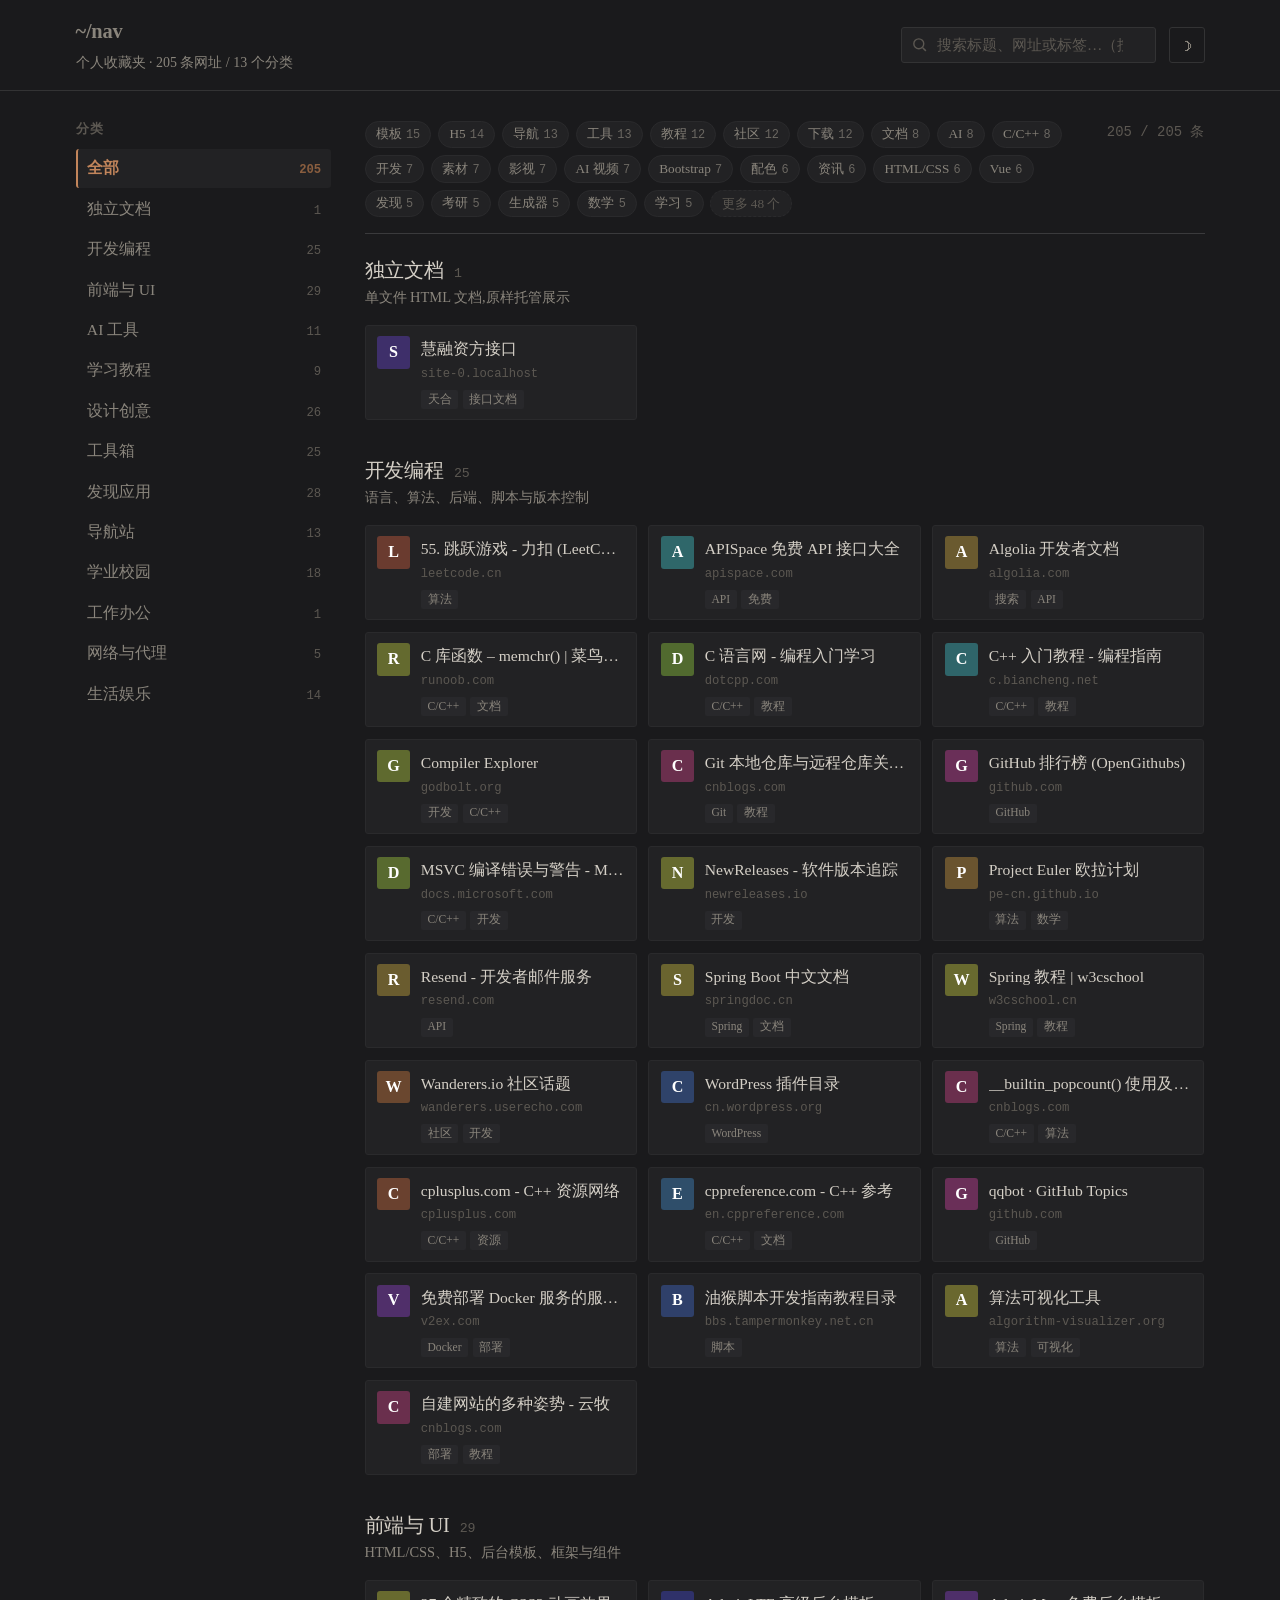
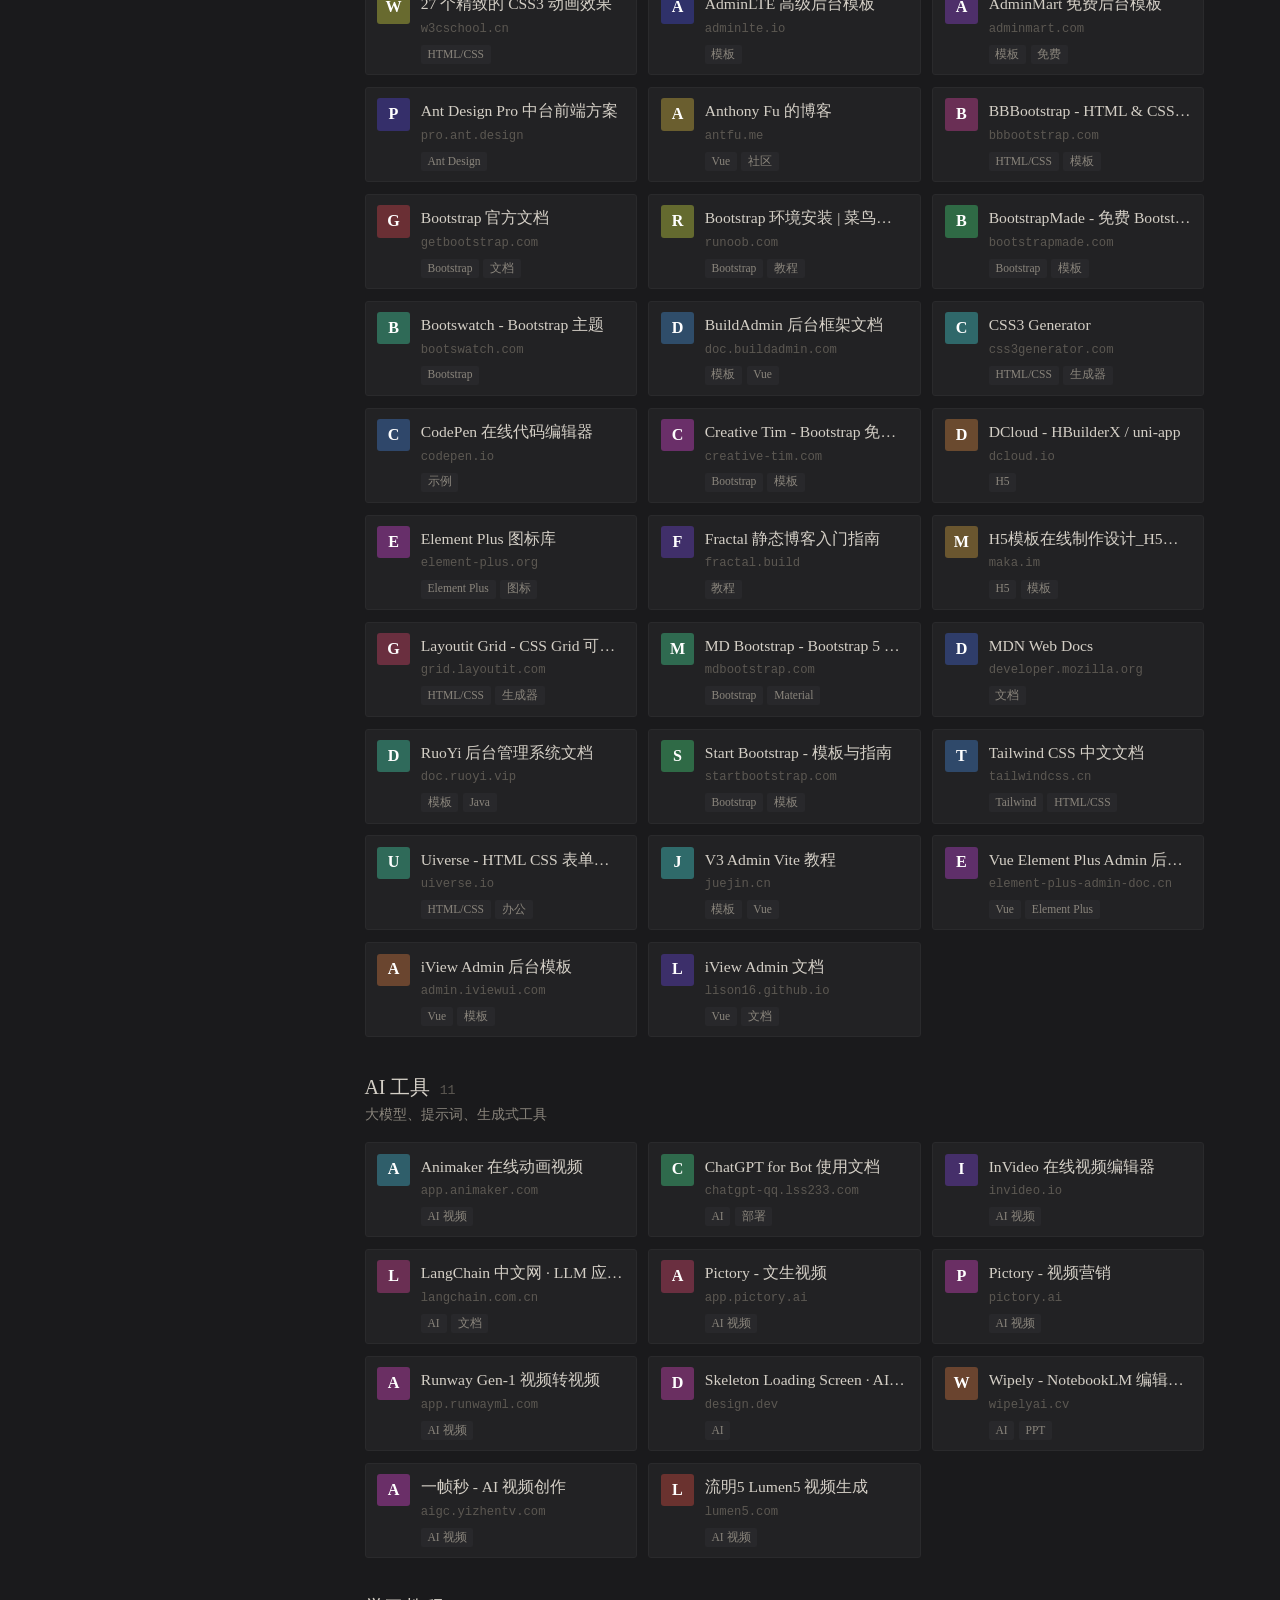
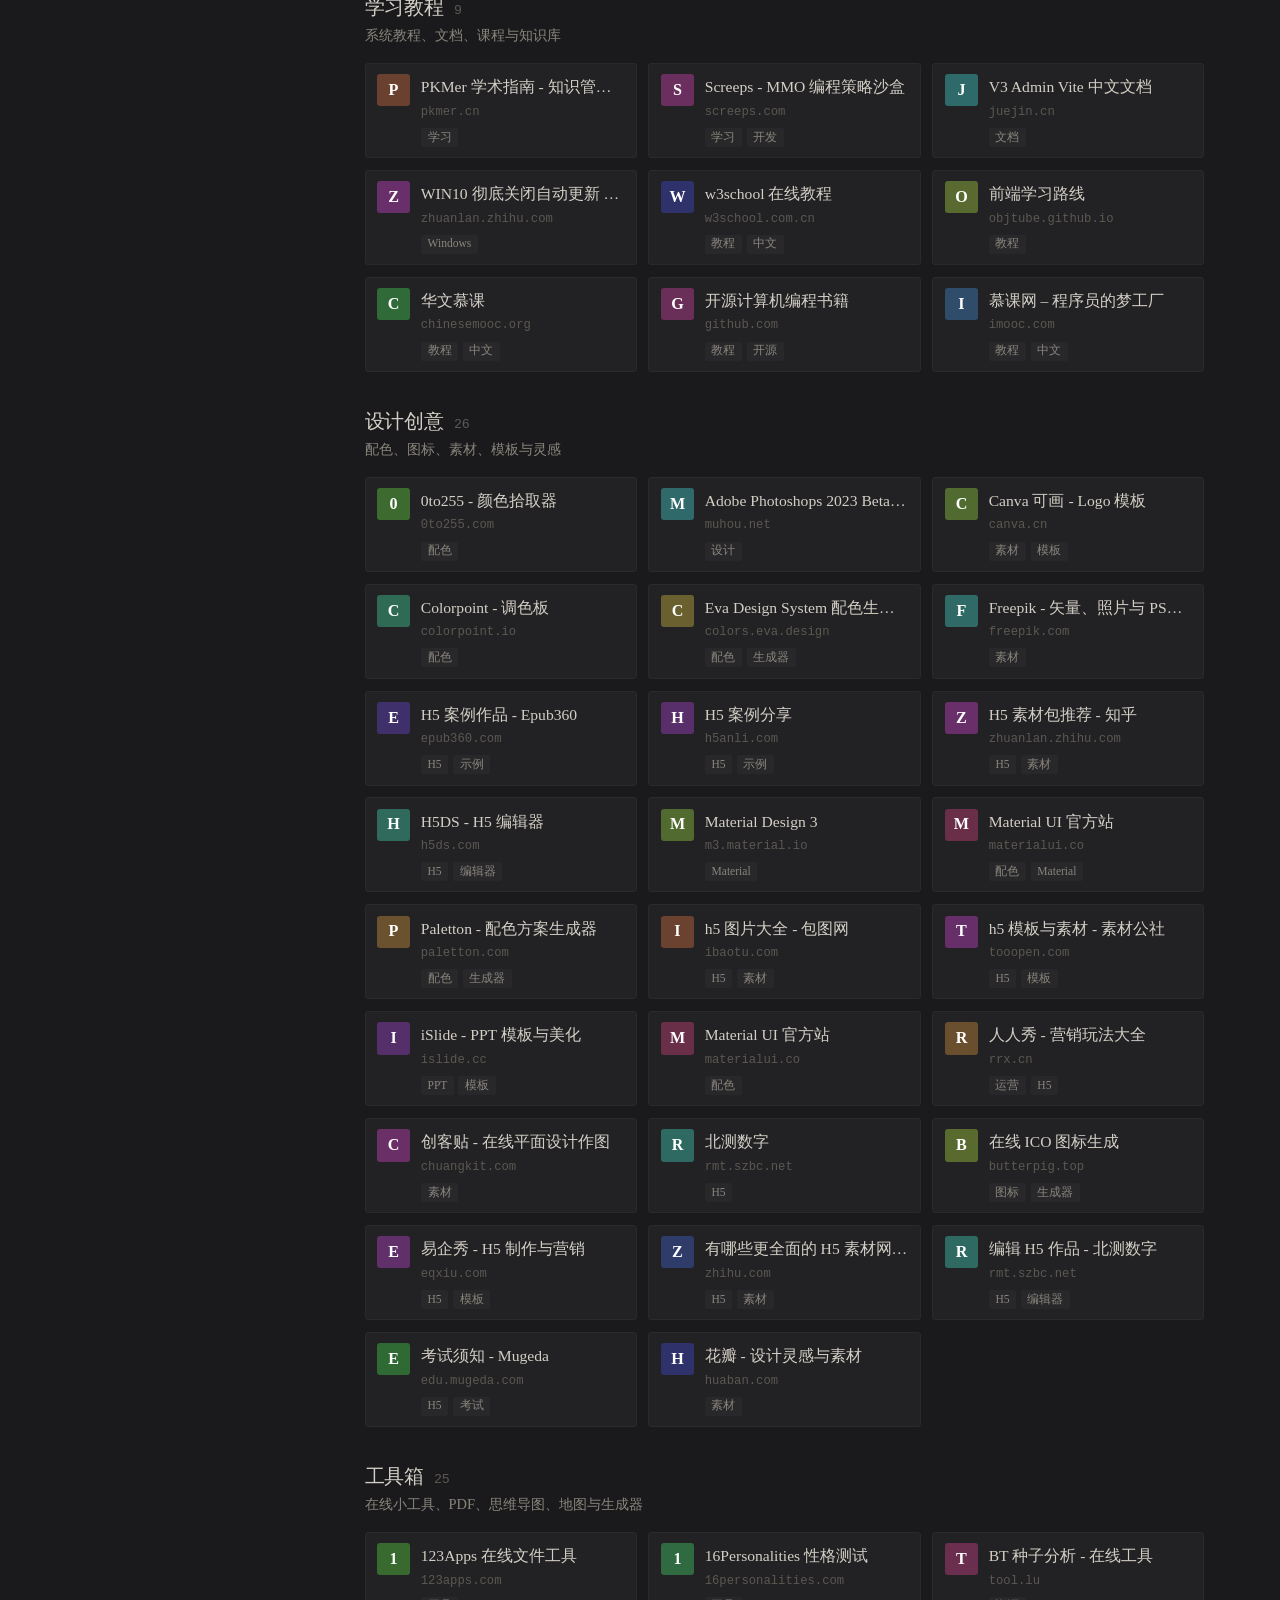
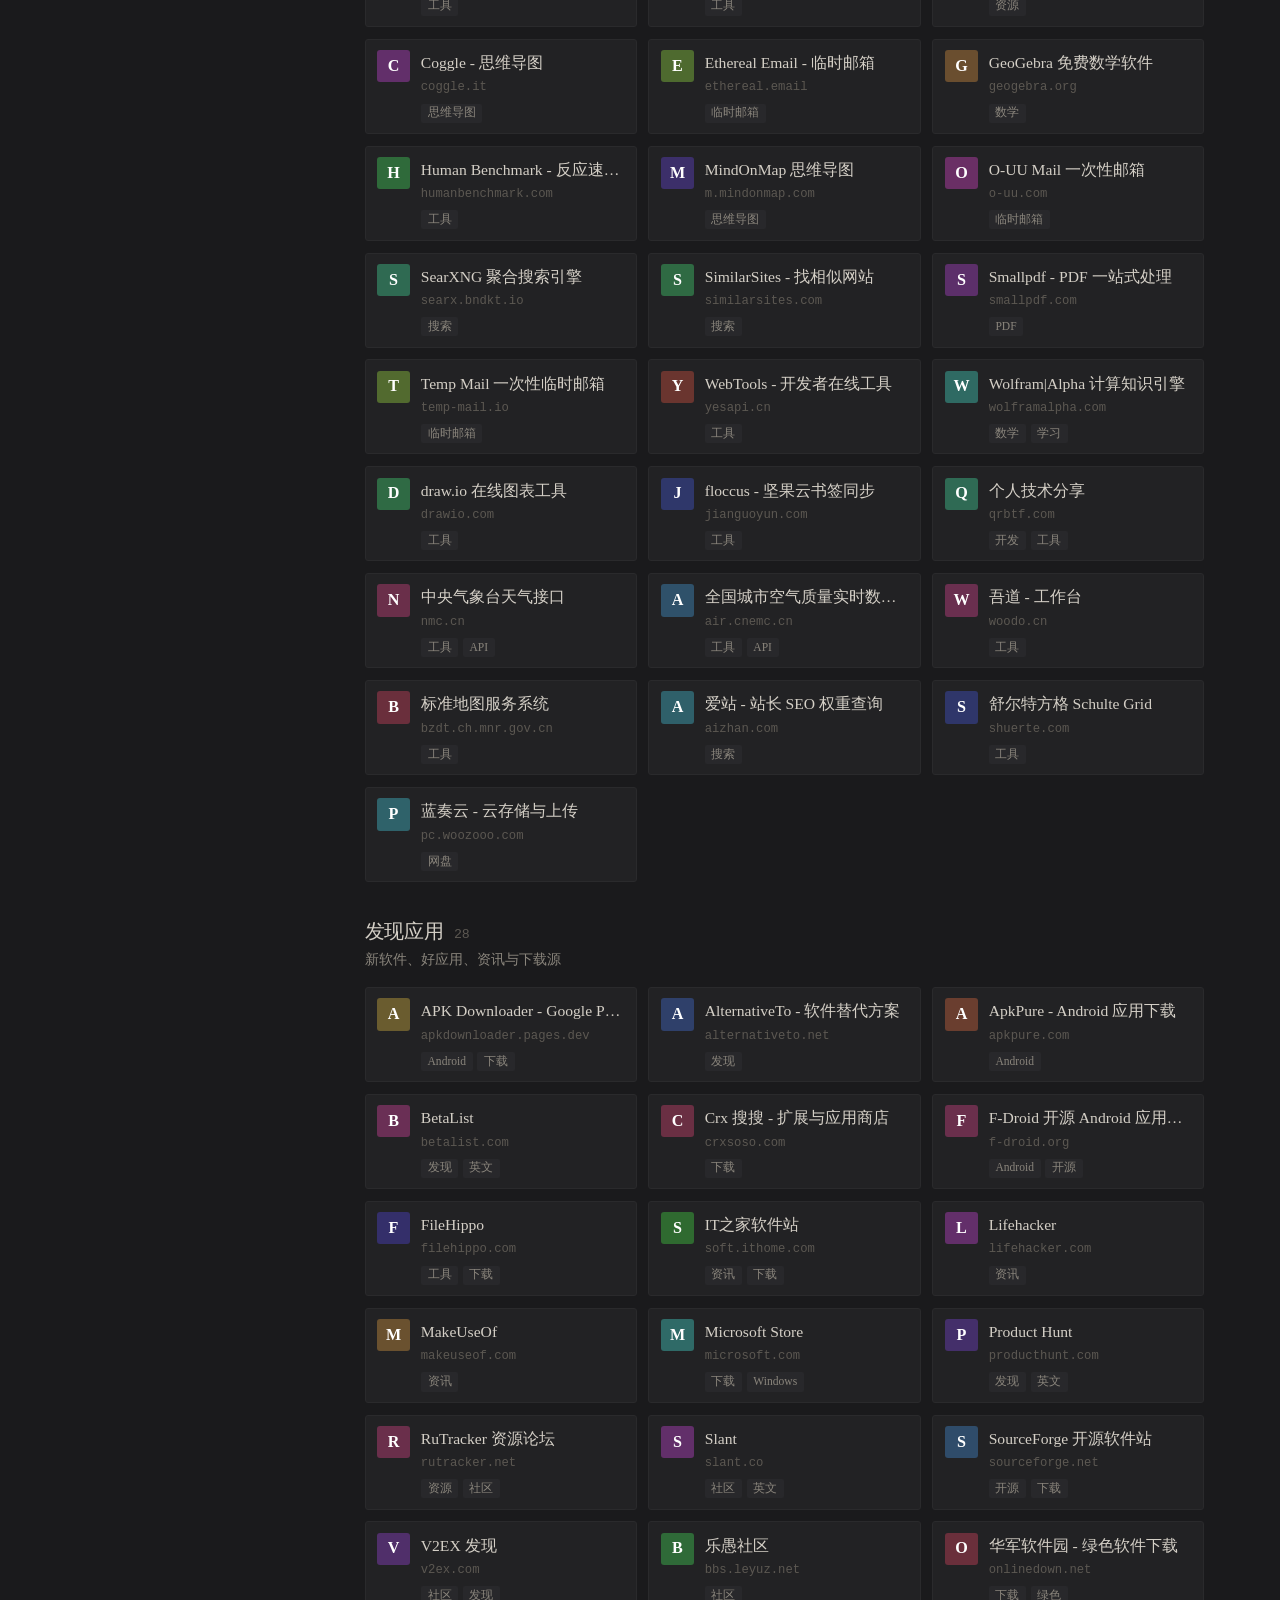
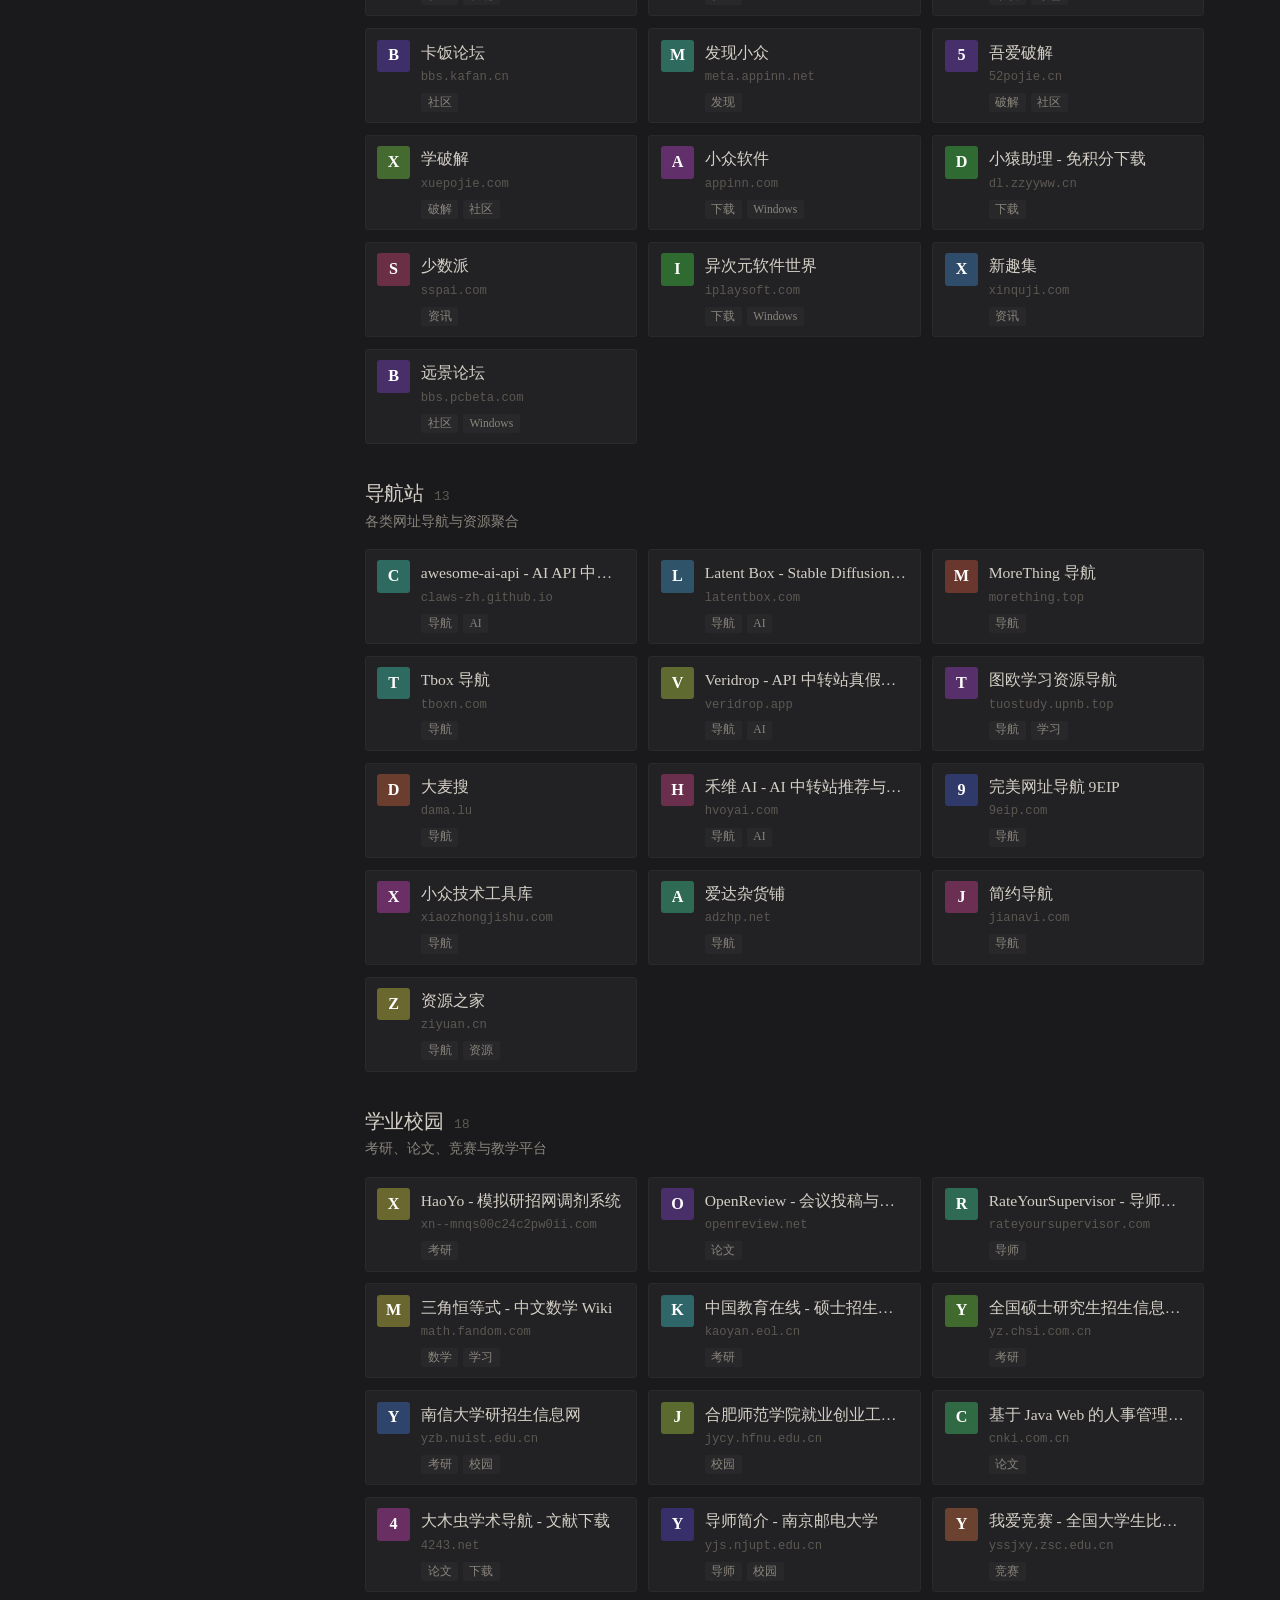
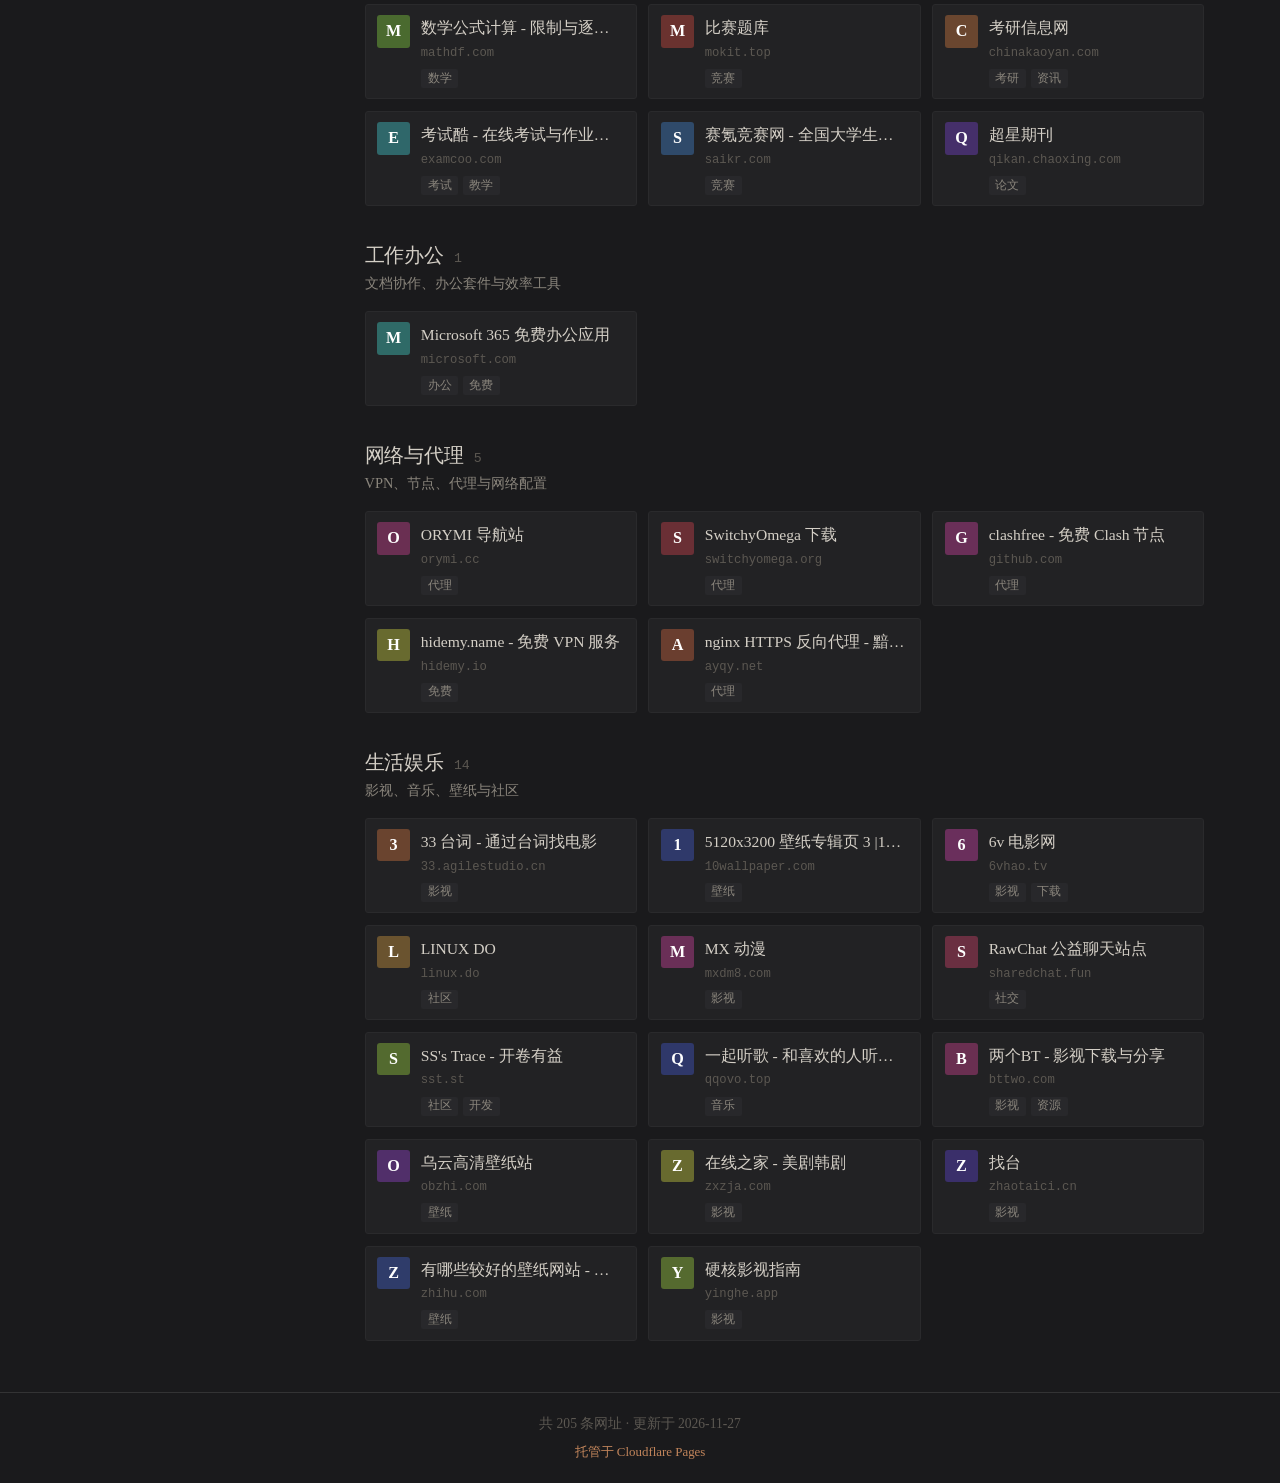
<file: index.html>
<!DOCTYPE html>
<html lang="zh-CN" data-theme="dark">
<head>
  <meta charset="UTF-8">
  <meta name="viewport" content="width=device-width, initial-scale=1">
  <title>网址导航</title>
  <meta name="description" content="个人收藏夹整理而成的静态网址导航，数据与页面分离，可直接编辑 data/sites.js 维护。">
  <link rel="icon" href="data:image/svg+xml,%3Csvg xmlns='http://www.w3.org/2000/svg' viewBox='0 0 32 32'%3E%3Crect width='32' height='32' rx='6' fill='%23c2855b'/%3E%3Ctext x='16' y='23' font-size='19' font-family='serif' text-anchor='middle' fill='%23fff'%3E%E2%86%92%3C/text%3E%3C/svg%3E">
  <link rel="preload" href="assets/style.css" as="style">
  <script>
  (function(){try{var t=localStorage.getItem('theme');if(t)document.documentElement.setAttribute('data-theme',t);}catch(e){}})();
  </script>
  <link rel="stylesheet" href="assets/style.css">
</head>
<body>
  <a href="#main" class="skip-link">跳到主要内容</a>

  <header class="site-header">
    <div class="header-inner">
      <div class="brand">
        <span class="site-title">
          <a href="/" class="crumb-base">~/nav</a>
        </span>
        <p class="site-subtitle" id="subtitle">加载中…</p>
      </div>

      <div class="header-actions">
        <div class="search-box">
          <svg class="search-icon" viewBox="0 0 24 24" fill="none" stroke="currentColor" stroke-width="2" aria-hidden="true">
            <circle cx="11" cy="11" r="7"></circle>
            <line x1="16.5" y1="16.5" x2="21" y2="21"></line>
          </svg>
          <input id="search" type="search" placeholder="搜索标题、网址或标签…（按 / 聚焦）"
                 autocomplete="off" spellcheck="false" aria-label="搜索网址">
          <button id="clearSearch" class="clear-btn" type="button" aria-label="清空搜索" hidden>×</button>
        </div>
        <button id="themeToggle" class="theme-toggle" type="button" aria-label="切换明暗主题" title="切换明暗主题">&#9789;</button>
      </div>
    </div>
  </header>

  <div class="layout">
    <aside class="sidebar" id="sidebar">
      <nav class="cat-nav" aria-label="分类导航">
        <h2 class="sidebar-title">分类</h2>
        <ul class="cat-list" id="catList"></ul>
      </nav>
    </aside>

    <main id="main" class="main">
      <div class="toolbar">
        <div class="tag-bar" id="tagBar" aria-label="标签筛选"></div>
        <p class="result-count" id="resultCount" aria-live="polite"></p>
      </div>
      <div id="content" class="content"></div>
      <p class="empty-state" id="emptyState" hidden>没有匹配的网址，换个关键词试试。</p>
    </main>
  </div>

  <footer class="site-footer">
    <p>共 <span id="totalCount">0</span> 条网址 ·
       更新于 <span id="updatedAt">—</span></p>
    <p class="footer-credit">
      <a href="https://www.cloudflare-cn.com/developer-platform/products/pages/" target="_blank" rel="noopener noreferrer">托管于 Cloudflare Pages</a>
    </p>
  </footer>

  <script src="data/sites.js"></script>
  <script src="assets/app.js"></script>
</body>
</html>
</file>
<file: assets/style.css>
/* ============================================================
   网址导航 — 样式表
   风格沿用博客主题 latex-minimal：衬线宋体、暖纸色、细边框
   ============================================================ */

:root {
  --font-serif: "Cambria", "Palatino Linotype", "Palatino", "Times New Roman", "STSongti-SC", "Songti SC", "SimSun", "宋体", serif;
  --font-mono: "Consolas", "Menlo", "Monaco", "Courier New", monospace;
  --radius: 3px;
  --gap: 1.25rem;
  --transition: 180ms ease;
  --sidebar-w: 15rem;
}

[data-theme="dark"] {
  --bg:            #1a1a1c;
  --bg-surface:    #222224;
  --bg-code:       #28282b;
  --bg-hover:      #2a2a2d;
  --text:          #d4cfc6;
  --text-muted:    #8a857c;
  --text-faint:    #5c5852;
  --border:        #333334;
  --border-light:  #2a2a2c;
  --accent:        #c2855b;
  --accent-dim:    #8a5e3f;
  --rule:          #3a3a3c;
  --selection-bg:  #3d3326;
  --selection-text:#e0d8c8;
  --shadow:        rgba(0, 0, 0, .35);
}

[data-theme="light"] {
  --bg:            #fdfcf8;
  --bg-surface:    #f6f3ed;
  --bg-code:       #f0ede6;
  --bg-hover:      #efeae1;
  --text:          #2d2c28;
  --text-muted:    #6b6760;
  --text-faint:    #a09b92;
  --border:        #ddd8cf;
  --border-light:  #ebe6db;
  --accent:        #a0522d;
  --accent-dim:    #c2855b;
  --rule:          #d5d0c7;
  --selection-bg:  #e8dcc8;
  --selection-text:#2d2c28;
  --shadow:        rgba(60, 50, 35, .10);
}

*, *::before, *::after { box-sizing: border-box; margin: 0; padding: 0; }

html { font-size: 17px; -webkit-font-smoothing: antialiased; -moz-osx-font-smoothing: grayscale; scroll-behavior: smooth; }

body {
  font-family: var(--font-serif);
  background: var(--bg);
  color: var(--text);
  line-height: 1.65;
  min-height: 100vh;
  transition: background var(--transition), color var(--transition);
  display: flex;
  flex-direction: column;
}

::selection { background: var(--selection-bg); color: var(--selection-text); }

h1, h2, h3 { font-weight: 500; line-height: 1.25; color: var(--text); }

a { color: var(--accent); text-decoration: none; transition: color var(--transition); }
a:hover { color: var(--accent-dim); }

code { font-family: var(--font-mono); font-size: .85em; background: var(--bg-code); padding: .15em .4em; border-radius: var(--radius); }

:focus-visible { outline: 2px solid var(--accent); outline-offset: 2px; border-radius: 2px; }

.skip-link {
  position: absolute; top: -100%; left: 1rem; z-index: 1000;
  background: var(--accent); color: #fff; padding: .5rem 1rem; border-radius: var(--radius);
}
.skip-link:focus { top: .5rem; }

/* ---------------- Header ---------------- */
.site-header {
  border-bottom: 1px solid var(--border);
  position: sticky; top: 0; z-index: 100;
  background: var(--bg);
  backdrop-filter: blur(8px);
}
.header-inner {
  max-width: 1180px; margin: 0 auto; padding: .9rem 1.5rem;
  display: flex; align-items: center; justify-content: space-between; gap: 1.25rem;
}
.brand { min-width: 0; }
.site-title { font-size: 1.2rem; font-weight: 600; color: var(--text-muted); letter-spacing: -.01em; }
.crumb-base { color: var(--text-muted); }
.crumb-base:hover { color: var(--accent); }
.crumb-sep { color: var(--text-faint); padding: 0 .15em; }
.crumb-current { color: var(--accent); }
.site-subtitle { font-size: .82rem; color: var(--text-muted); margin-top: .15rem; }

.header-actions { display: flex; align-items: center; gap: .75rem; }

.search-box {
  position: relative; display: flex; align-items: center;
  background: var(--bg-surface); border: 1px solid var(--border);
  border-radius: var(--radius); padding: 0 .55rem; min-width: 15rem;
  transition: border-color var(--transition);
}
.search-box:focus-within { border-color: var(--accent); }
.search-icon { width: 1rem; height: 1rem; color: var(--text-faint); flex: none; }
.search-box input {
  font-family: inherit; font-size: .9rem; color: var(--text);
  background: none; border: none; outline: none; padding: .45rem .5rem; width: 100%;
}
.search-box input::placeholder { color: var(--text-faint); }
.clear-btn {
  border: none; background: none; color: var(--text-faint); cursor: pointer;
  font-size: 1.1rem; line-height: 1; padding: 0 .15rem;
}
.clear-btn:hover { color: var(--accent); }

.theme-toggle {
  background: none; border: 1px solid var(--border); color: var(--text-muted);
  border-radius: var(--radius); width: 2.1rem; height: 2.1rem; cursor: pointer;
  font-size: .95rem; line-height: 1; flex: none;
  transition: color var(--transition), border-color var(--transition);
}
.theme-toggle:hover { color: var(--accent); border-color: var(--accent-dim); }

/* ---------------- Layout ---------------- */
.layout {
  max-width: 1180px; width: 100%; margin: 0 auto; padding: 1.75rem 1.5rem 3rem;
  display: grid; grid-template-columns: var(--sidebar-w) minmax(0, 1fr); gap: 2rem;
  flex: 1;
}

/* ---------------- Sidebar ---------------- */
.sidebar { position: sticky; top: 5.2rem; align-self: start; max-height: calc(100vh - 6.5rem); overflow-y: auto; }
.sidebar-title {
  font-size: .78rem; text-transform: uppercase; letter-spacing: .12em;
  color: var(--text-faint); margin-bottom: .7rem; font-weight: 600;
}
.cat-list { list-style: none; }
.cat-item + .cat-item { margin-top: .1rem; }
.cat-link {
  display: flex; align-items: baseline; justify-content: space-between; gap: .5rem;
  padding: .38rem .55rem; border-radius: var(--radius);
  color: var(--text-muted); font-size: .92rem;
  border-left: 2px solid transparent;
  transition: background var(--transition), color var(--transition);
}
.cat-link:hover { background: var(--bg-surface); color: var(--text); }
.cat-link.is-active {
  color: var(--accent); background: var(--bg-surface);
  border-left-color: var(--accent); font-weight: 600;
}
.cat-count { font-family: var(--font-mono); font-size: .72rem; color: var(--text-faint); }
.cat-link.is-active .cat-count { color: var(--accent-dim); }

/* ---------------- Toolbar ---------------- */
.toolbar {
  display: flex; align-items: flex-start; justify-content: space-between;
  gap: 1rem; flex-wrap: wrap; margin-bottom: 1.4rem;
  padding-bottom: .9rem; border-bottom: 1px solid var(--rule);
}
.tag-bar { display: flex; flex-wrap: wrap; gap: .4rem; flex: 1; min-width: 0; }
.tag-chip {
  font-family: inherit; font-size: .78rem; line-height: 1;
  padding: .32rem .6rem; border-radius: 999px; cursor: pointer;
  background: var(--bg-surface); border: 1px solid var(--border-light); color: var(--text-muted);
  transition: all var(--transition);
}
.tag-chip:hover { color: var(--text); border-color: var(--accent-dim); }
.tag-chip.is-active { background: var(--accent); border-color: var(--accent); color: #fff; }
.tag-chip .tag-n { font-family: var(--font-mono); font-size: .7rem; opacity: .7; margin-left: .25rem; }
.tag-more { border-style: dashed; color: var(--text-faint); }
.result-count { font-size: .82rem; color: var(--text-faint); white-space: nowrap; font-family: var(--font-mono); }

/* ---------------- Content ---------------- */
.content { display: flex; flex-direction: column; gap: 2.2rem; }

.section-head { margin-bottom: .9rem; }
.section-title {
  font-size: 1.18rem; font-weight: 500; letter-spacing: -.01em;
  display: flex; align-items: baseline; gap: .6rem;
}
.section-title .section-n { font-family: var(--font-mono); font-size: .78rem; color: var(--text-faint); font-weight: 400; }
.section-desc { font-size: .85rem; color: var(--text-muted); margin-top: .2rem; }

.card-grid {
  display: grid; gap: .7rem;
  grid-template-columns: repeat(auto-fill, minmax(15.5rem, 1fr));
}

.card {
  display: flex; align-items: flex-start; gap: .65rem;
  padding: .6rem .7rem;
  background: var(--bg-surface); border: 1px solid var(--border-light);
  border-radius: var(--radius);
  color: var(--text);
  transition: border-color var(--transition), background var(--transition), transform var(--transition);
}
.card:hover { border-color: var(--accent-dim); background: var(--bg-hover); transform: translateY(-1px); }
.card:hover .card-title { color: var(--accent); }

.avatar {
  flex: none; width: 1.9rem; height: 1.9rem; border-radius: var(--radius);
  display: grid; place-items: center;
  font-size: .95rem; font-weight: 600; color: #fff;
  background: var(--accent-dim);
  user-select: none;
}
.card-body { min-width: 0; }
.card-title {
  display: block; font-size: .92rem; font-weight: 500; color: var(--text);
  overflow: hidden; text-overflow: ellipsis; white-space: nowrap;
  transition: color var(--transition);
}
.card-url {
  display: block; font-family: var(--font-mono); font-size: .72rem; color: var(--text-faint);
  overflow: hidden; text-overflow: ellipsis; white-space: nowrap; margin-top: .1rem;
}
.card-tags { margin-top: .35rem; display: flex; flex-wrap: wrap; gap: .25rem; }
.card-tag {
  font-size: .68rem; line-height: 1; padding: .22rem .4rem; border-radius: 2px;
  color: var(--text-muted); background: var(--bg-code);
}
.card-tag.is-hit { color: var(--accent); border: 1px solid var(--accent-dim); }

.empty-state { color: var(--text-muted); text-align: center; padding: 3rem 0; }

/* ---------------- Footer ---------------- */
.site-footer {
  border-top: 1px solid var(--border);
  padding: 1.2rem 1.5rem; text-align: center;
  font-size: .8rem; color: var(--text-faint);
}
.site-footer .footer-credit { margin-top: .35rem; font-size: .95em; }

/* ---------------- Responsive ---------------- */
@media (max-width: 860px) {
  .layout { grid-template-columns: 1fr; gap: 1.2rem; padding: 1.1rem 1rem 2.5rem; }
  .sidebar { position: static; max-height: none; overflow: visible; }
  .cat-list { display: flex; flex-wrap: wrap; gap: .35rem; }
  .cat-item + .cat-item { margin-top: 0; }
  .cat-link { border-left: none; border: 1px solid var(--border-light); border-radius: 999px; padding: .28rem .7rem; }
  .cat-link.is-active { border-color: var(--accent); }
  .header-inner { flex-direction: column; align-items: stretch; gap: .8rem; }
  .header-actions { justify-content: space-between; }
  .search-box { min-width: 0; flex: 1; }
}
</file>
